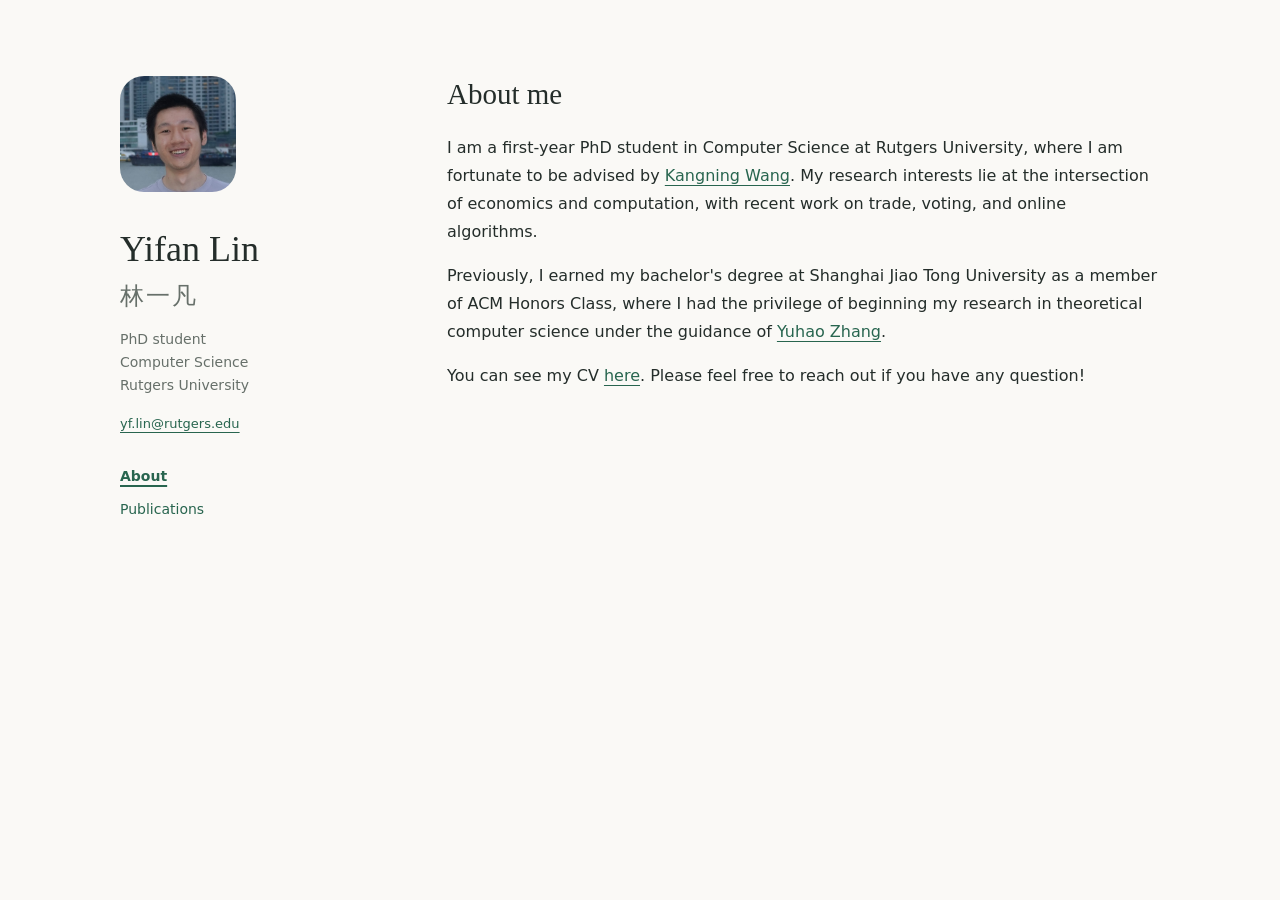
<file: index.html>
<!doctype html>
<html lang="en">
<head>
  <meta charset="utf-8">
  <meta name="viewport" content="width=device-width, initial-scale=1">
  <meta name="description" content="Yifan Lin">
  <title>Yifan Lin</title>
  <link rel="stylesheet" href="assets/css/style.css">
</head>
<body>
  <a class="skip" href="#main">Skip to content</a>

  <div class="page">
    <header class="profile">
      <img class="portrait" src="assets/images/photo.jpg" alt="Yifan Lin">

      <p class="site-name">
        <a href="index.html">Yifan Lin</a>
        <span class="chinese-name" lang="zh-Hans">林一凡</span>
      </p>
      <p class="position">
        PhD student<br>
        Computer Science<br>
        Rutgers University
      </p>

      <p class="contact">
        <a href="mailto:yf.lin@rutgers.edu">yf.lin@rutgers.edu</a>
      </p>

      <nav aria-label="Main navigation">
        <a href="index.html" aria-current="page">About</a>
        <a href="publications.html">Publications</a>
      </nav>
    </header>

    <main id="main">
      <section id="about">
        <h1 class="page-title">About me</h1>

        <p>
          I am a first-year PhD student in Computer Science at Rutgers
          University, where I am fortunate to be advised by
          <a href="https://people.cs.rutgers.edu/~kn.w/#home">Kangning Wang</a>.
          My research interests lie at the intersection of economics and
          computation, with recent work on trade, voting, and online algorithms.
        </p>

        <p>
          Previously, I earned my bachelor's degree at Shanghai Jiao Tong
          University as a member of ACM Honors Class, where I had the
          privilege of beginning my research in theoretical computer science
          under the guidance of
          <a href="http://www.zyhwtc.com">Yuhao Zhang</a>.
        </p>

        <p>
          You can see my CV <a href="assets/files/cv.pdf">here</a>. Please feel free to reach out if you have any question!
        </p>
      </section>
    </main>
  </div>
</body>
</html>
</file>
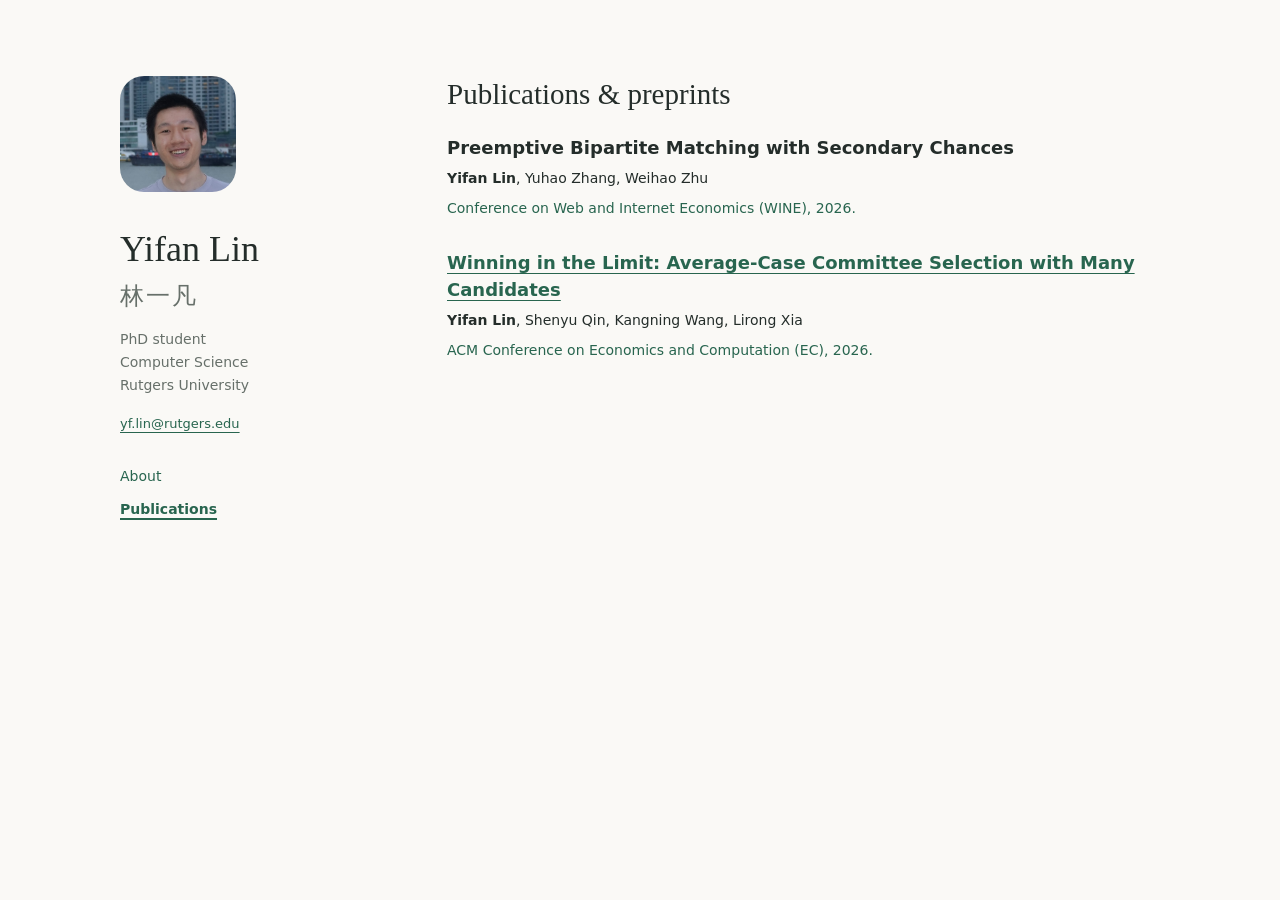
<file: publications.html>
<!doctype html>
<html lang="en">
<head>
  <meta charset="utf-8">
  <meta name="viewport" content="width=device-width, initial-scale=1">
  <meta name="description" content="Publications and preprints by Yifan Lin.">
  <title>Publications | Yifan Lin</title>
  <link rel="stylesheet" href="assets/css/style.css">
</head>
<body>
  <a class="skip" href="#main">Skip to content</a>

  <div class="page">
    <header class="profile">
      <img class="portrait" src="assets/images/photo.jpg" alt="Yifan Lin">

      <p class="site-name">
        <a href="index.html">Yifan Lin</a>
        <span class="chinese-name" lang="zh-Hans">林一凡</span>
      </p>

      <p class="position">
        PhD student<br>
        Computer Science<br>
        Rutgers University
      </p>

      <p class="contact">
        <a href="mailto:yf.lin@rutgers.edu">yf.lin@rutgers.edu</a>
      </p>

      <nav aria-label="Main navigation">
        <a href="index.html">About</a>
        <a href="publications.html" aria-current="page">Publications</a>
      </nav>
    </header>

    <main id="main">
      <section id="publications">
        <h1 class="page-title">Publications &amp; preprints</h1>

        <article class="paper">
          <h3>Preemptive Bipartite Matching with Secondary Chances</h3>
          <p><strong>Yifan Lin</strong>, Yuhao Zhang, Weihao Zhu</p>
          <p class="venue">
            Conference on Web and Internet Economics (WINE), 2026.
          </p>
        </article>
        
        <article class="paper">
          <h3>
            <a href="https://arxiv.org/abs/2602.04815">
              Winning in the Limit: Average-Case Committee Selection with Many Candidates
            </a>
          </h3>
          <p><strong>Yifan Lin</strong>, Shenyu Qin, Kangning Wang, Lirong Xia</p>
          <p class="venue">ACM Conference on Economics and Computation (EC), 2026.</p>
        </article>

      </section>
    </main>
  </div>
</body>
</html>
</file>
<file: assets/css/style.css>
/* Change these colors to customize your site. No external dependencies. */
:root { --paper:#faf9f6; --ink:#242d2a; --muted:#67706a; --accent:#28654f; --line:#dedfd8; --tint:#eef2eb; }
* { box-sizing:border-box; }
html { scroll-behavior:smooth; }
body { margin:0; background:var(--paper); color:var(--ink); font:16px/1.75 system-ui,-apple-system,"Segoe UI",sans-serif; }
a { color:var(--accent); text-underline-offset:4px; }
a:hover { text-decoration-thickness:2px; }
a:focus-visible { outline:2px solid var(--accent); outline-offset:5px; }
.page { max-width:1120px; margin:auto; padding:76px 40px 40px; display:grid; grid-template-columns:245px minmax(0,1fr); gap:82px; }
.profile { position:sticky; top:42px; align-self:start; }
.monogram,.portrait { width:116px; height:116px; border-radius:24px; margin-bottom:25px; }
.monogram { background:var(--tint); color:var(--accent); display:grid; place-items:center; font:42px Georgia,serif; position:relative; }
.monogram span { position:absolute; right:13px; bottom:13px; width:8px; height:8px; border-radius:50%; background:var(--accent); }
.portrait { object-fit:cover; }
h1 { font:normal 38px/1.1 Georgia,serif; letter-spacing:-1px; margin:0 0 16px; }
.position { color:var(--muted); font-size:14px; line-height:1.65; }
.contact { font-size:13px; overflow-wrap:anywhere; }
nav { display:grid; gap:8px; margin:28px 0; }
nav a { font-size:14px; text-decoration:none; }
nav a:hover { text-decoration:underline; }
.sidebar-note { border-top:1px solid var(--line); padding-top:18px; font-size:11px; color:var(--muted); }
section { padding-bottom:34px; margin-bottom:30px; scroll-margin-top:30px; }
section+section { border-top:1px solid var(--line); padding-top:28px; }
.eyebrow { text-transform:uppercase; letter-spacing:1.8px; color:var(--accent); font-size:10px; margin:0 0 22px; }
h2 { font:normal 29px/1.3 Georgia,serif; margin:0 0 20px; }
p { margin:0 0 16px; }
.intro { font:normal 24px/1.5 Georgia,serif; margin-bottom:24px; }
.section-heading { display:flex; align-items:baseline; justify-content:space-between; gap:12px; }
.section-heading span { color:var(--muted); font-size:11px; }
h3 { font-size:15px; line-height:1.5; margin:0 0 5px; }
.topics { display:grid; gap:20px; }
.topics article { border-left:2px solid #b9cbbd; padding-left:16px; }
.topics p { font-size:14px; color:var(--muted); margin:0; }
.venue { color:var(--accent); font-size:12px; margin-bottom:6px; }
.paper { margin:12px 0 28px; }
.paper h3 { font-size:18px; }
.paper p { font-size:14px; margin-bottom:6px; }
.paper-summary { color:var(--muted); }
.paper-links { display:flex; gap:18px; font-size:13px; }
.entry { display:flex; justify-content:space-between; align-items:baseline; gap:20px; margin-bottom:18px; }
.entry p { font-size:14px; color:var(--muted); margin:0; }
.date { white-space:nowrap; }
.button { display:inline-block; border:1px solid var(--line); border-radius:5px; padding:7px 13px; font-size:13px; text-decoration:none; }
.button span { margin-left:18px; }
footer { border-top:1px solid var(--line); padding-top:18px; display:flex; justify-content:space-between; gap:15px; font-size:11px; color:var(--muted); }
.skip { position:absolute; left:-10000px; }
.skip:focus { left:15px; top:10px; }
@media(max-width:760px) { .page { display:block; padding:35px 24px; } .profile { position:static; margin-bottom:40px; } nav { display:flex; flex-wrap:wrap; gap:10px 20px; } .sidebar-note { display:none; } .entry { flex-direction:column; gap:4px; } h1 { font-size:34px; } }
@media(prefers-reduced-motion:reduce) { html { scroll-behavior:auto; } }
@media print { .page { padding:0; gap:30px; } .profile { position:static; } nav,.skip { display:none; } body { background:white; } section { break-inside:avoid; } }

/* Multi-page additions */
.site-name { font:normal 38px/1.1 Georgia,serif; letter-spacing:-1px; margin:0 0 16px; }
.site-name a { color:var(--ink); text-decoration:none; }
.page-title { font:normal 29px/1.3 Georgia,serif; letter-spacing:normal; margin:0 0 20px; }
nav a[aria-current="page"] { font-weight:700; text-decoration:underline; text-decoration-thickness:2px; }
.page-links { padding:18px 0 30px; font-size:14px; }
@media(max-width:760px) { .site-name { font-size:34px; } }

/* English name */
.site-name {
  font-family: "Palatino Linotype", Palatino, "Book Antiqua", Georgia, serif;
  font-size: 36px;
  font-weight: 400;
  line-height: 1.3;
  letter-spacing: 0;
}

.site-name a {
  color: inherit;
  text-decoration: none;
}

/* Chinese name below the English name */
.chinese-name {
  display: block;
  margin-top: 8px;
  font-family: "Kaiti SC", KaiTi, STKaiti, "Noto Serif CJK SC", serif;
  font-size: 24px;
  font-weight: 400;
  letter-spacing: 2px;
  color: var(--muted);
}
</file>
